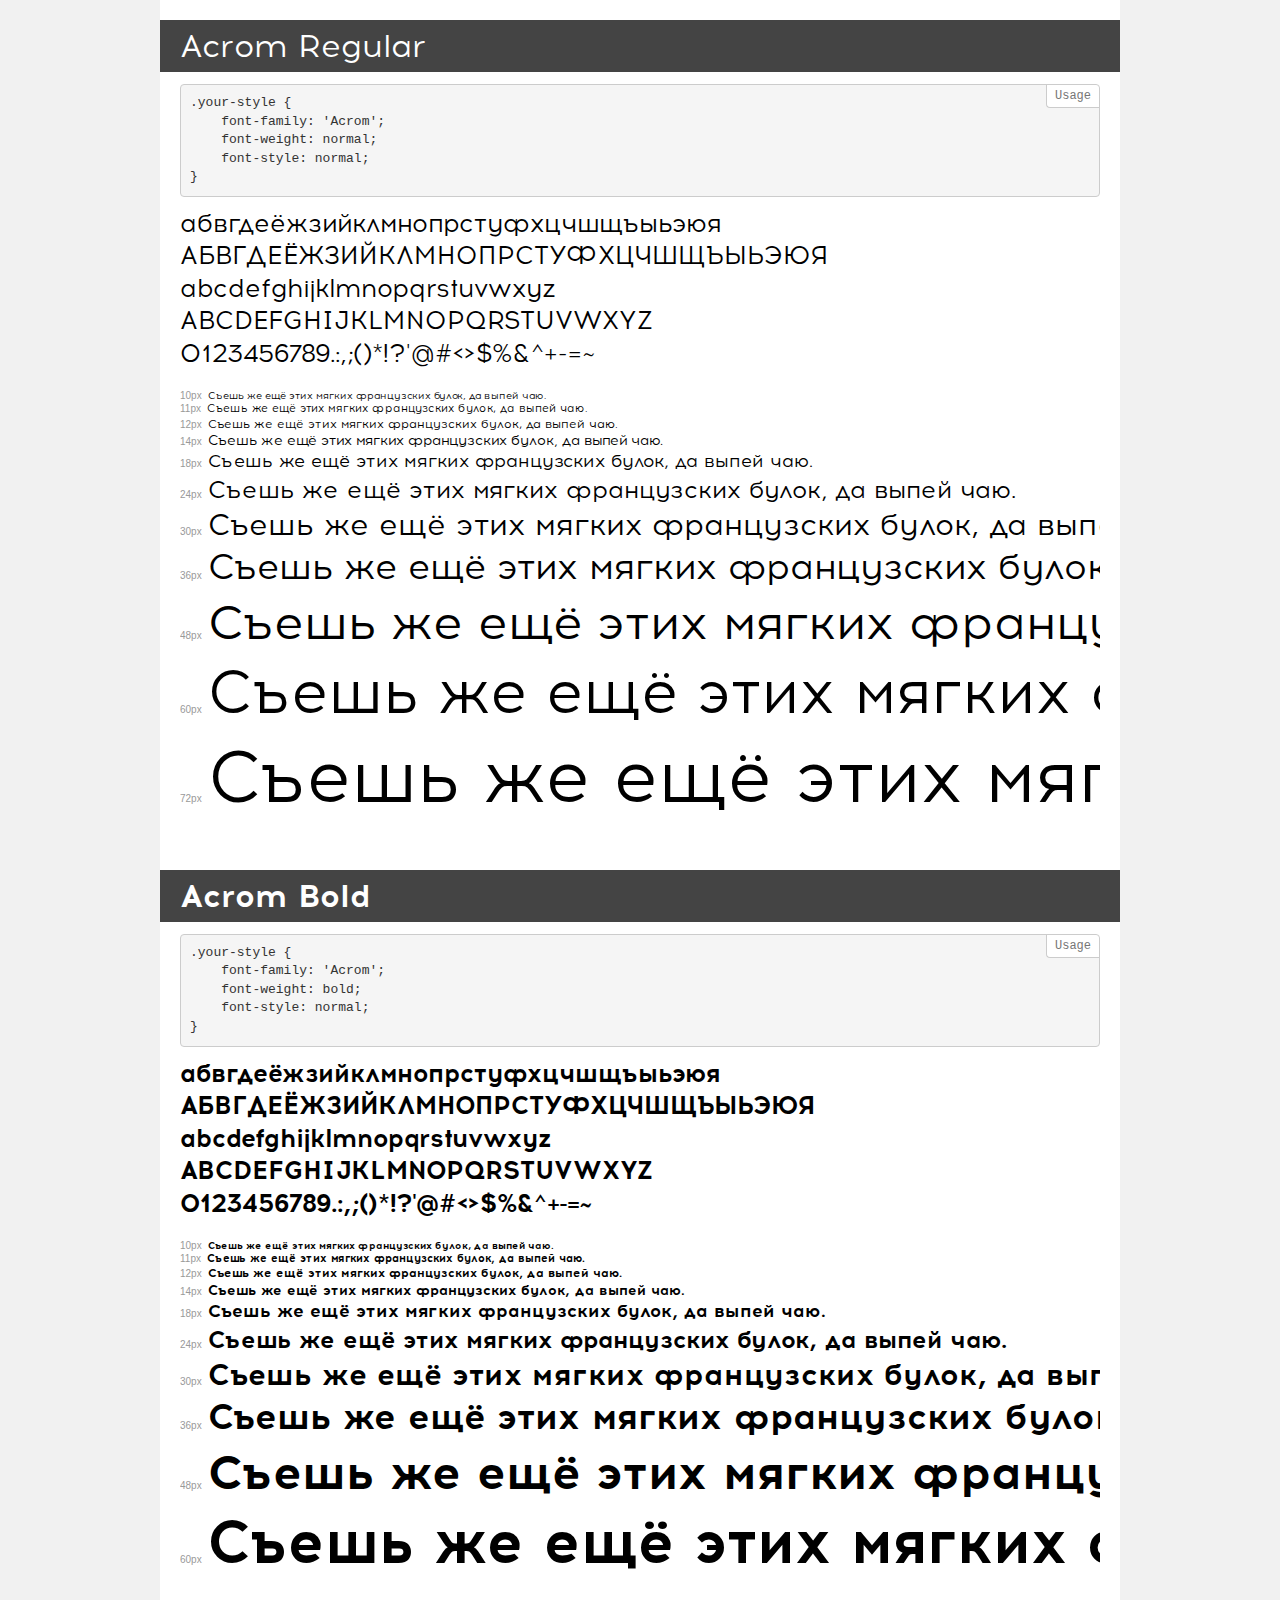
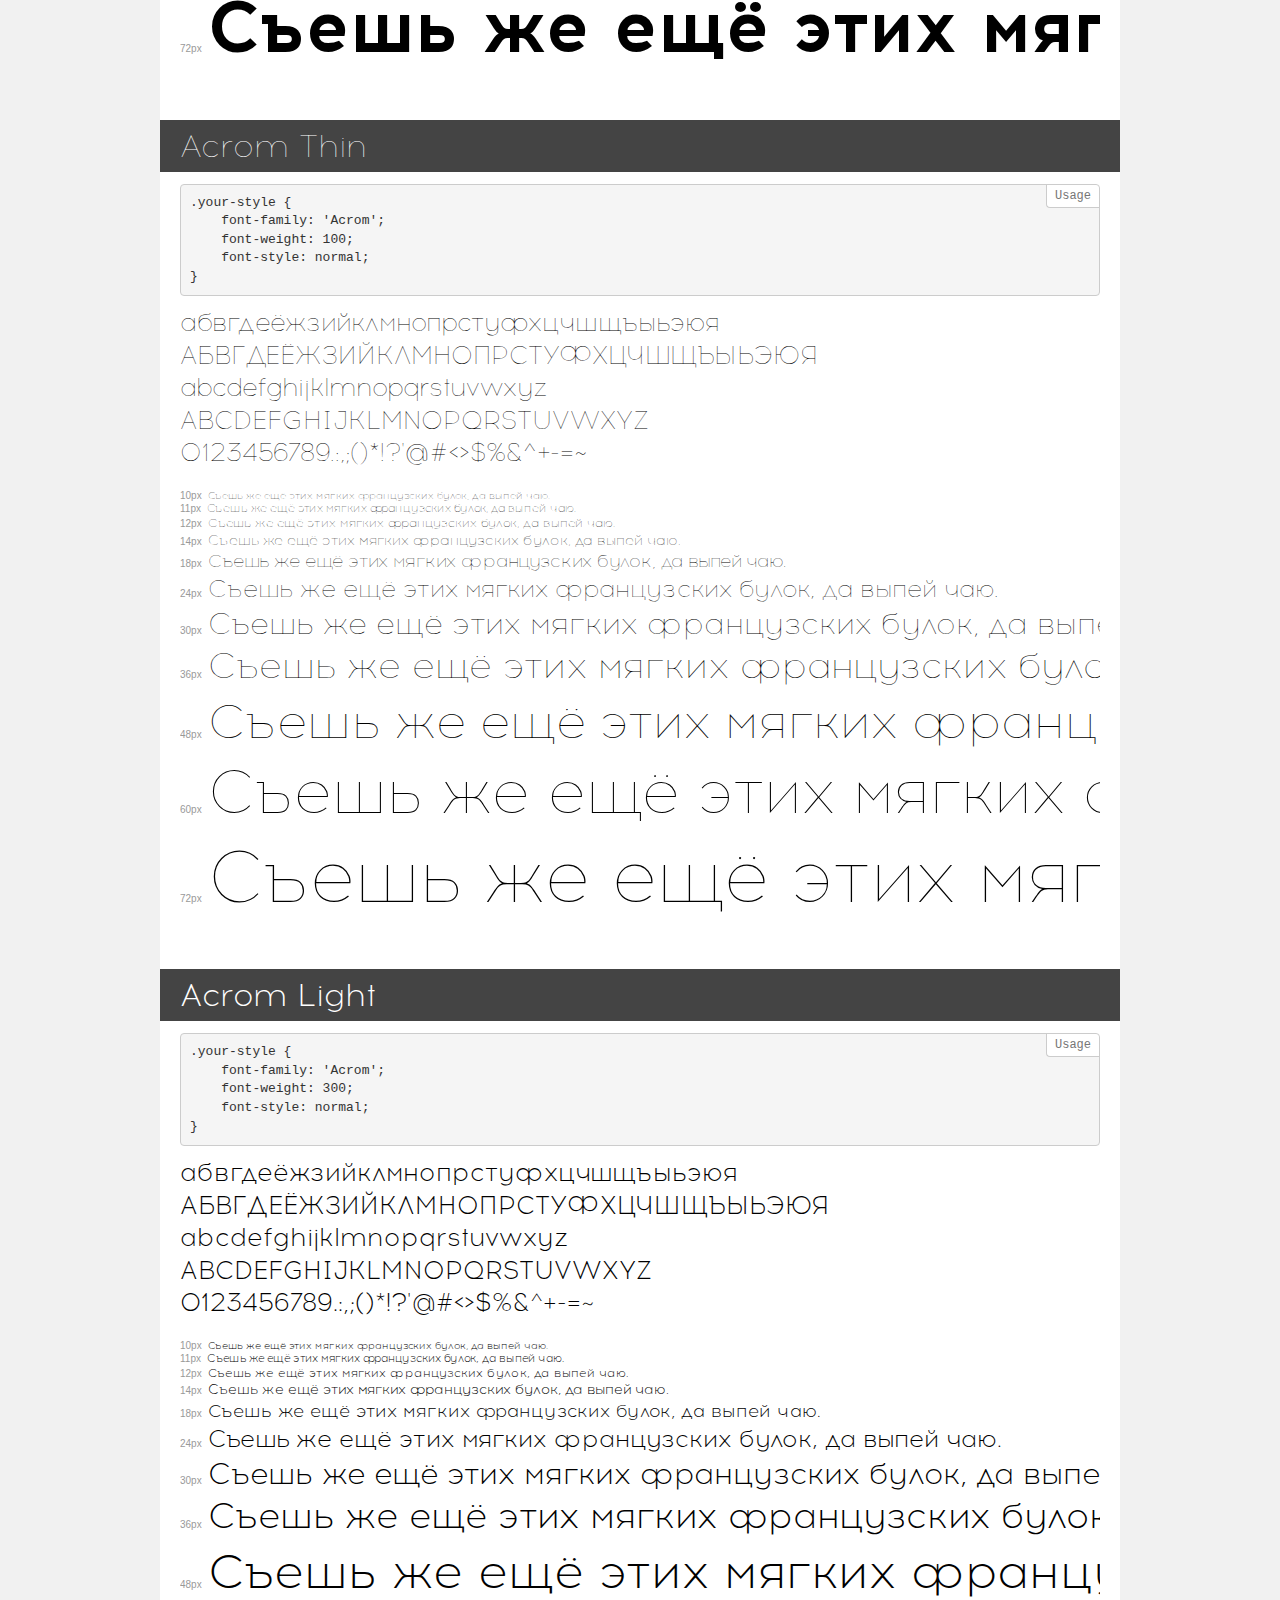
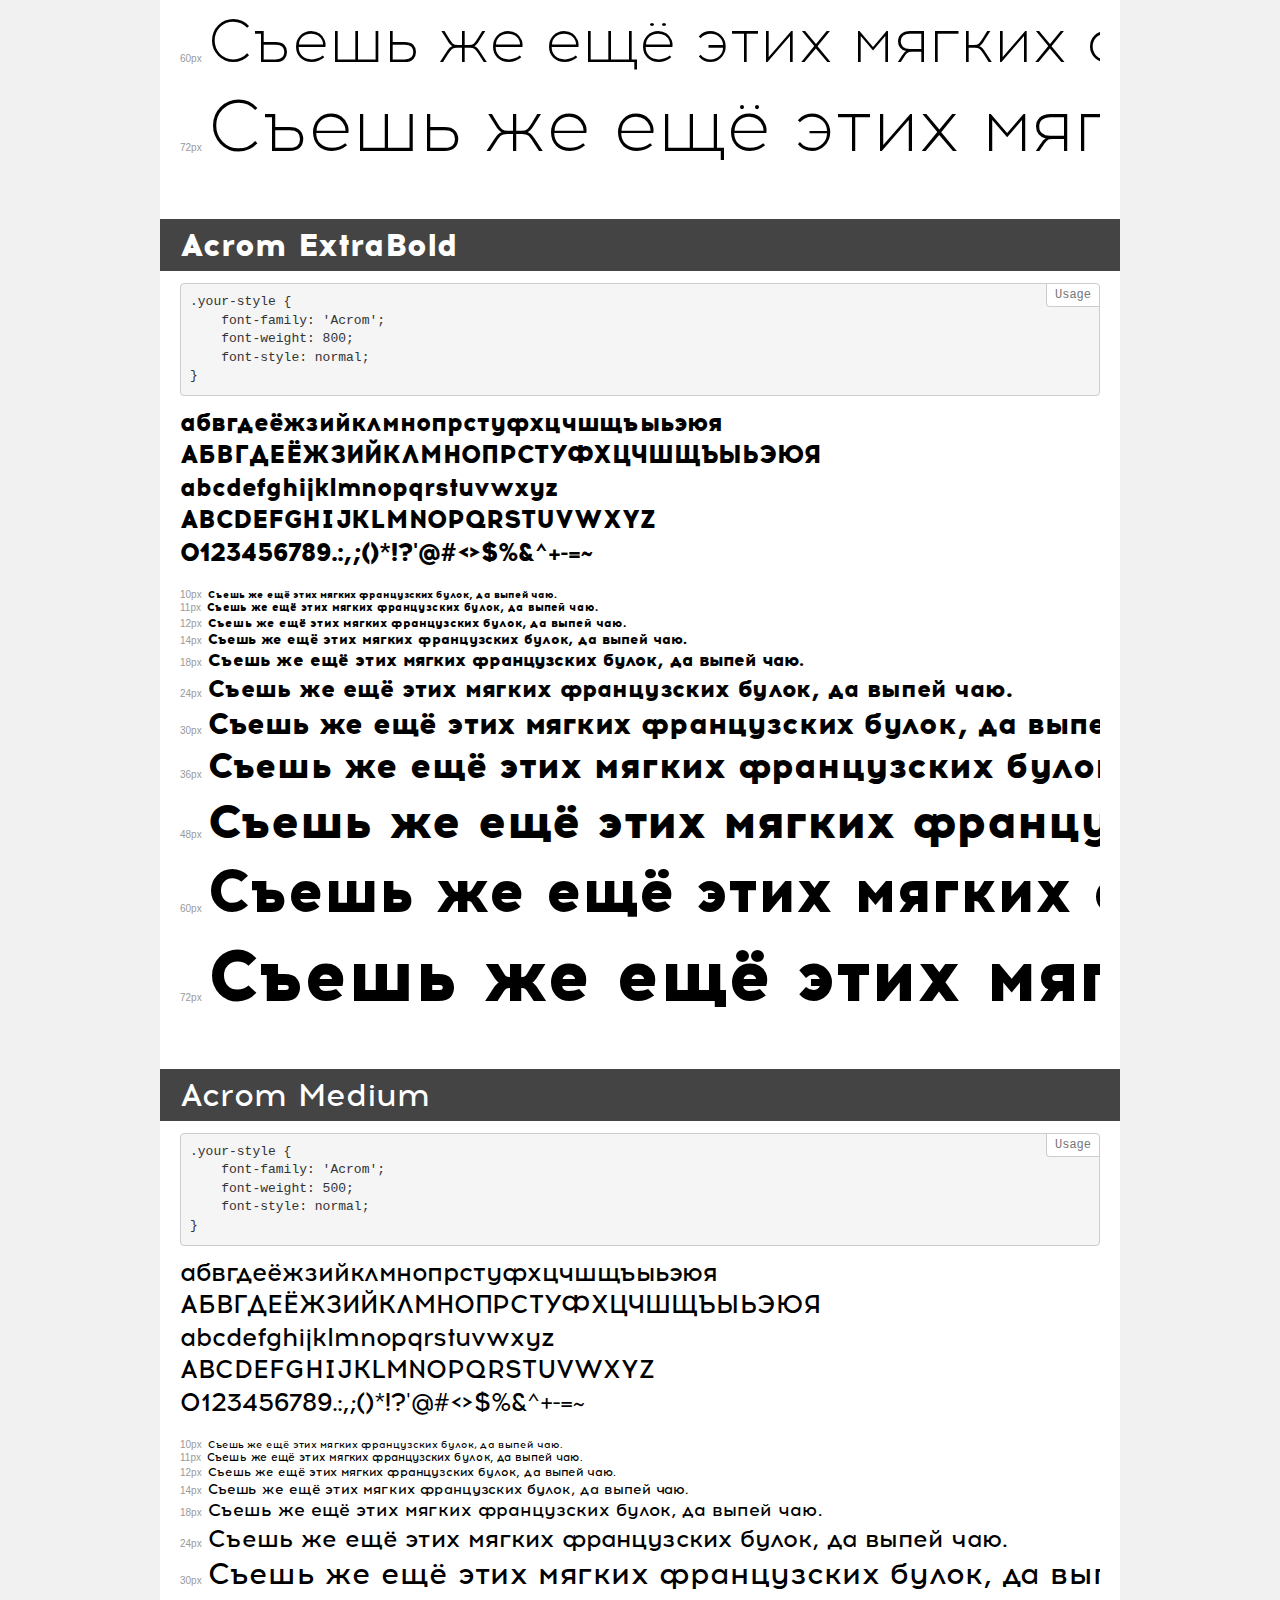
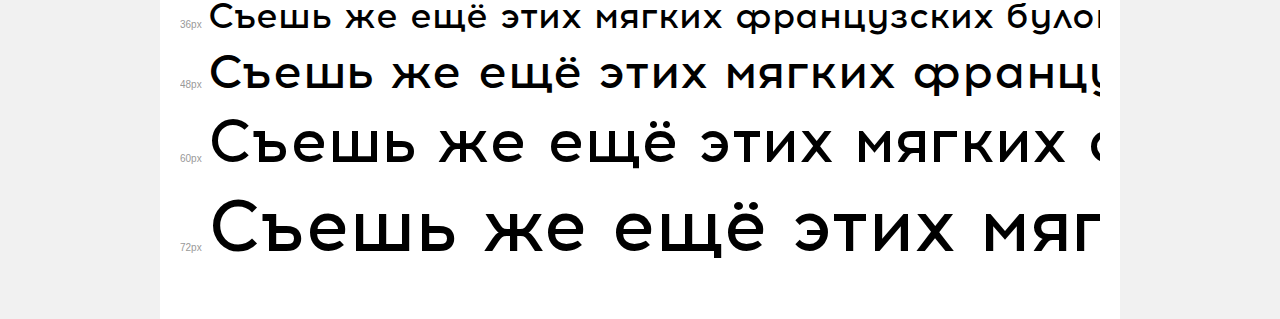
<file: styles/fonts/demo.html>
<!DOCTYPE html>
<html>
<head>
	<meta charset="utf-8">
	<meta http-equiv="X-UA-Compatible" content="IE=edge">
	<meta name="viewport" content="width=device-width, initial-scale=1">
	<meta name="robots" content="noindex, noarchive">
	<title>Transfonter demo</title>
	<link href="stylesheet.css" rel="stylesheet">
	<style>
		/*
		http://meyerweb.com/eric/tools/css/reset/
		v2.0 | 20110126
		License: none (public domain)
		*/
		html, body, div, span, applet, object, iframe,
		h1, h2, h3, h4, h5, h6, p, blockquote, pre,
		a, abbr, acronym, address, big, cite, code,
		del, dfn, em, img, ins, kbd, q, s, samp,
		small, strike, strong, sub, sup, tt, var,
		b, u, i, center,
		dl, dt, dd, ol, ul, li,
		fieldset, form, label, legend,
		table, caption, tbody, tfoot, thead, tr, th, td,
		article, aside, canvas, details, embed,
		figure, figcaption, footer, header, hgroup,
		menu, nav, output, ruby, section, summary,
		time, mark, audio, video {
			margin: 0;
			padding: 0;
			border: 0;
			font-size: 100%;
			font: inherit;
			vertical-align: baseline;
		}
		/* HTML5 display-role reset for older browsers */
		article, aside, details, figcaption, figure,
		footer, header, hgroup, menu, nav, section {
			display: block;
		}
		body {
			line-height: 1;
		}
		ol, ul {
			list-style: none;
		}
		blockquote, q {
			quotes: none;
		}
		blockquote:before, blockquote:after,
		q:before, q:after {
			content: '';
			content: none;
		}
		table {
			border-collapse: collapse;
			border-spacing: 0;
		}
		/* common styles */
		body {
			background: #f1f1f1;
			color: #000;
		}
		.page {
			background: #fff;
			width: 920px;
			margin: 0 auto;
			padding: 20px 20px 0 20px;
			overflow: hidden;
		}
		.font-container {
			overflow-x: auto;
			overflow-y: hidden;
			margin-bottom: 40px;
			line-height: 1.3;
			white-space: nowrap;
			padding-bottom: 5px;
		}
		h1 {
			position: relative;
			background: #444;
			font-size: 32px;
			color: #fff;
			padding: 10px 20px;
			margin: 0 -20px 12px -20px;
		}
		.letters {
			font-size: 25px;
			margin-bottom: 20px;
		}
		.s10:before {
			content: '10px';
		}
		.s11:before {
			content: '11px';
		}
		.s12:before {
			content: '12px';
		}
		.s14:before {
			content: '14px';
		}
		.s18:before {
			content: '18px';
		}
		.s24:before {
			content: '24px';
		}
		.s30:before {
			content: '30px';
		}
		.s36:before {
			content: '36px';
		}
		.s48:before {
			content: '48px';
		}
		.s60:before {
			content: '60px';
		}
		.s72:before {
			content: '72px';
		}
		.s10:before, .s11:before, .s12:before, .s14:before,
		.s18:before, .s24:before, .s30:before, .s36:before,
		.s48:before, .s60:before, .s72:before {
			font-family: Arial, sans-serif;
			font-size: 10px;
			font-weight: normal;
			font-style: normal;
			color: #999;
			padding-right: 6px;
		}
		pre {
			display: block;
			position: relative;
			padding: 9px;
			margin: 0 0 10px;
			font-family: Monaco, Menlo, Consolas, "Courier New", monospace !important;
			font-size: 13px;
			line-height: 1.428571429;
			color: #333;
			font-weight: normal !important;
			font-style: normal !important;
			background-color: #f5f5f5;
			border: 1px solid #ccc;
			overflow-x: auto;
			border-radius: 4px;
		}
		pre:after {
			display: block;
			position: absolute;
			right: 0;
			top: 0;
			content: 'Usage';
			line-height: 1;
			padding: 5px 8px;
			font-size: 12px;
			color: #767676;
			background-color: #fff;
			border: 1px solid #ccc;
			border-right: none;
			border-top: none;
			border-radius: 0 4px 0 4px;
			z-index: 10;
		}
		/* responsive */
		@media (max-width: 959px) {
			.page {
				width: auto;
				margin: 0;
			}
		}
	</style>
</head>
<body>
<div class="page">
	<div class="demo" style="font-family: 'Acrom'; font-weight: normal; font-style: normal;">
		<h1>Acrom Regular</h1>
		<pre>.your-style {
    font-family: 'Acrom';
    font-weight: normal;
    font-style: normal;
}</pre>
		<div class="font-container">
			<p class="letters">
				абвгдеёжзийклмнопрстуфхцчшщъыьэюя <br />
				АБВГДЕЁЖЗИЙКЛМНОПРСТУФХЦЧШЩЪЫЬЭЮЯ <br />
				abcdefghijklmnopqrstuvwxyz <br />
				ABCDEFGHIJKLMNOPQRSTUVWXYZ <br />				0123456789.:,;()*!?'@#<>$%&^+-=~
			</p>
			<p class="s10" style="font-size: 10px;">Съешь же ещё этих мягких французских булок, да выпей чаю.</p>
			<p class="s11" style="font-size: 11px;">Съешь же ещё этих мягких французских булок, да выпей чаю.</p>
			<p class="s12" style="font-size: 12px;">Съешь же ещё этих мягких французских булок, да выпей чаю.</p>
			<p class="s14" style="font-size: 14px;">Съешь же ещё этих мягких французских булок, да выпей чаю.</p>
			<p class="s18" style="font-size: 18px;">Съешь же ещё этих мягких французских булок, да выпей чаю.</p>
			<p class="s24" style="font-size: 24px;">Съешь же ещё этих мягких французских булок, да выпей чаю.</p>
			<p class="s30" style="font-size: 30px;">Съешь же ещё этих мягких французских булок, да выпей чаю.</p>
			<p class="s36" style="font-size: 36px;">Съешь же ещё этих мягких французских булок, да выпей чаю.</p>
			<p class="s48" style="font-size: 48px;">Съешь же ещё этих мягких французских булок, да выпей чаю.</p>
			<p class="s60" style="font-size: 60px;">Съешь же ещё этих мягких французских булок, да выпей чаю.</p>
			<p class="s72" style="font-size: 72px;">Съешь же ещё этих мягких французских булок, да выпей чаю.</p>
		</div>
	</div>
	<div class="demo" style="font-family: 'Acrom'; font-weight: bold; font-style: normal;">
		<h1>Acrom Bold</h1>
		<pre>.your-style {
    font-family: 'Acrom';
    font-weight: bold;
    font-style: normal;
}</pre>
		<div class="font-container">
			<p class="letters">
				абвгдеёжзийклмнопрстуфхцчшщъыьэюя <br />
				АБВГДЕЁЖЗИЙКЛМНОПРСТУФХЦЧШЩЪЫЬЭЮЯ <br />
				abcdefghijklmnopqrstuvwxyz <br />
				ABCDEFGHIJKLMNOPQRSTUVWXYZ <br />				0123456789.:,;()*!?'@#<>$%&^+-=~
			</p>
			<p class="s10" style="font-size: 10px;">Съешь же ещё этих мягких французских булок, да выпей чаю.</p>
			<p class="s11" style="font-size: 11px;">Съешь же ещё этих мягких французских булок, да выпей чаю.</p>
			<p class="s12" style="font-size: 12px;">Съешь же ещё этих мягких французских булок, да выпей чаю.</p>
			<p class="s14" style="font-size: 14px;">Съешь же ещё этих мягких французских булок, да выпей чаю.</p>
			<p class="s18" style="font-size: 18px;">Съешь же ещё этих мягких французских булок, да выпей чаю.</p>
			<p class="s24" style="font-size: 24px;">Съешь же ещё этих мягких французских булок, да выпей чаю.</p>
			<p class="s30" style="font-size: 30px;">Съешь же ещё этих мягких французских булок, да выпей чаю.</p>
			<p class="s36" style="font-size: 36px;">Съешь же ещё этих мягких французских булок, да выпей чаю.</p>
			<p class="s48" style="font-size: 48px;">Съешь же ещё этих мягких французских булок, да выпей чаю.</p>
			<p class="s60" style="font-size: 60px;">Съешь же ещё этих мягких французских булок, да выпей чаю.</p>
			<p class="s72" style="font-size: 72px;">Съешь же ещё этих мягких французских булок, да выпей чаю.</p>
		</div>
	</div>
	<div class="demo" style="font-family: 'Acrom'; font-weight: 100; font-style: normal;">
		<h1>Acrom Thin</h1>
		<pre>.your-style {
    font-family: 'Acrom';
    font-weight: 100;
    font-style: normal;
}</pre>
		<div class="font-container">
			<p class="letters">
				абвгдеёжзийклмнопрстуфхцчшщъыьэюя <br />
				АБВГДЕЁЖЗИЙКЛМНОПРСТУФХЦЧШЩЪЫЬЭЮЯ <br />
				abcdefghijklmnopqrstuvwxyz <br />
				ABCDEFGHIJKLMNOPQRSTUVWXYZ <br />				0123456789.:,;()*!?'@#<>$%&^+-=~
			</p>
			<p class="s10" style="font-size: 10px;">Съешь же ещё этих мягких французских булок, да выпей чаю.</p>
			<p class="s11" style="font-size: 11px;">Съешь же ещё этих мягких французских булок, да выпей чаю.</p>
			<p class="s12" style="font-size: 12px;">Съешь же ещё этих мягких французских булок, да выпей чаю.</p>
			<p class="s14" style="font-size: 14px;">Съешь же ещё этих мягких французских булок, да выпей чаю.</p>
			<p class="s18" style="font-size: 18px;">Съешь же ещё этих мягких французских булок, да выпей чаю.</p>
			<p class="s24" style="font-size: 24px;">Съешь же ещё этих мягких французских булок, да выпей чаю.</p>
			<p class="s30" style="font-size: 30px;">Съешь же ещё этих мягких французских булок, да выпей чаю.</p>
			<p class="s36" style="font-size: 36px;">Съешь же ещё этих мягких французских булок, да выпей чаю.</p>
			<p class="s48" style="font-size: 48px;">Съешь же ещё этих мягких французских булок, да выпей чаю.</p>
			<p class="s60" style="font-size: 60px;">Съешь же ещё этих мягких французских булок, да выпей чаю.</p>
			<p class="s72" style="font-size: 72px;">Съешь же ещё этих мягких французских булок, да выпей чаю.</p>
		</div>
	</div>
	<div class="demo" style="font-family: 'Acrom'; font-weight: 300; font-style: normal;">
		<h1>Acrom Light</h1>
		<pre>.your-style {
    font-family: 'Acrom';
    font-weight: 300;
    font-style: normal;
}</pre>
		<div class="font-container">
			<p class="letters">
				абвгдеёжзийклмнопрстуфхцчшщъыьэюя <br />
				АБВГДЕЁЖЗИЙКЛМНОПРСТУФХЦЧШЩЪЫЬЭЮЯ <br />
				abcdefghijklmnopqrstuvwxyz <br />
				ABCDEFGHIJKLMNOPQRSTUVWXYZ <br />				0123456789.:,;()*!?'@#<>$%&^+-=~
			</p>
			<p class="s10" style="font-size: 10px;">Съешь же ещё этих мягких французских булок, да выпей чаю.</p>
			<p class="s11" style="font-size: 11px;">Съешь же ещё этих мягких французских булок, да выпей чаю.</p>
			<p class="s12" style="font-size: 12px;">Съешь же ещё этих мягких французских булок, да выпей чаю.</p>
			<p class="s14" style="font-size: 14px;">Съешь же ещё этих мягких французских булок, да выпей чаю.</p>
			<p class="s18" style="font-size: 18px;">Съешь же ещё этих мягких французских булок, да выпей чаю.</p>
			<p class="s24" style="font-size: 24px;">Съешь же ещё этих мягких французских булок, да выпей чаю.</p>
			<p class="s30" style="font-size: 30px;">Съешь же ещё этих мягких французских булок, да выпей чаю.</p>
			<p class="s36" style="font-size: 36px;">Съешь же ещё этих мягких французских булок, да выпей чаю.</p>
			<p class="s48" style="font-size: 48px;">Съешь же ещё этих мягких французских булок, да выпей чаю.</p>
			<p class="s60" style="font-size: 60px;">Съешь же ещё этих мягких французских булок, да выпей чаю.</p>
			<p class="s72" style="font-size: 72px;">Съешь же ещё этих мягких французских булок, да выпей чаю.</p>
		</div>
	</div>
	<div class="demo" style="font-family: 'Acrom'; font-weight: 800; font-style: normal;">
		<h1>Acrom ExtraBold</h1>
		<pre>.your-style {
    font-family: 'Acrom';
    font-weight: 800;
    font-style: normal;
}</pre>
		<div class="font-container">
			<p class="letters">
				абвгдеёжзийклмнопрстуфхцчшщъыьэюя <br />
				АБВГДЕЁЖЗИЙКЛМНОПРСТУФХЦЧШЩЪЫЬЭЮЯ <br />
				abcdefghijklmnopqrstuvwxyz <br />
				ABCDEFGHIJKLMNOPQRSTUVWXYZ <br />				0123456789.:,;()*!?'@#<>$%&^+-=~
			</p>
			<p class="s10" style="font-size: 10px;">Съешь же ещё этих мягких французских булок, да выпей чаю.</p>
			<p class="s11" style="font-size: 11px;">Съешь же ещё этих мягких французских булок, да выпей чаю.</p>
			<p class="s12" style="font-size: 12px;">Съешь же ещё этих мягких французских булок, да выпей чаю.</p>
			<p class="s14" style="font-size: 14px;">Съешь же ещё этих мягких французских булок, да выпей чаю.</p>
			<p class="s18" style="font-size: 18px;">Съешь же ещё этих мягких французских булок, да выпей чаю.</p>
			<p class="s24" style="font-size: 24px;">Съешь же ещё этих мягких французских булок, да выпей чаю.</p>
			<p class="s30" style="font-size: 30px;">Съешь же ещё этих мягких французских булок, да выпей чаю.</p>
			<p class="s36" style="font-size: 36px;">Съешь же ещё этих мягких французских булок, да выпей чаю.</p>
			<p class="s48" style="font-size: 48px;">Съешь же ещё этих мягких французских булок, да выпей чаю.</p>
			<p class="s60" style="font-size: 60px;">Съешь же ещё этих мягких французских булок, да выпей чаю.</p>
			<p class="s72" style="font-size: 72px;">Съешь же ещё этих мягких французских булок, да выпей чаю.</p>
		</div>
	</div>
	<div class="demo" style="font-family: 'Acrom'; font-weight: 500; font-style: normal;">
		<h1>Acrom Medium</h1>
		<pre>.your-style {
    font-family: 'Acrom';
    font-weight: 500;
    font-style: normal;
}</pre>
		<div class="font-container">
			<p class="letters">
				абвгдеёжзийклмнопрстуфхцчшщъыьэюя <br />
				АБВГДЕЁЖЗИЙКЛМНОПРСТУФХЦЧШЩЪЫЬЭЮЯ <br />
				abcdefghijklmnopqrstuvwxyz <br />
				ABCDEFGHIJKLMNOPQRSTUVWXYZ <br />				0123456789.:,;()*!?'@#<>$%&^+-=~
			</p>
			<p class="s10" style="font-size: 10px;">Съешь же ещё этих мягких французских булок, да выпей чаю.</p>
			<p class="s11" style="font-size: 11px;">Съешь же ещё этих мягких французских булок, да выпей чаю.</p>
			<p class="s12" style="font-size: 12px;">Съешь же ещё этих мягких французских булок, да выпей чаю.</p>
			<p class="s14" style="font-size: 14px;">Съешь же ещё этих мягких французских булок, да выпей чаю.</p>
			<p class="s18" style="font-size: 18px;">Съешь же ещё этих мягких французских булок, да выпей чаю.</p>
			<p class="s24" style="font-size: 24px;">Съешь же ещё этих мягких французских булок, да выпей чаю.</p>
			<p class="s30" style="font-size: 30px;">Съешь же ещё этих мягких французских булок, да выпей чаю.</p>
			<p class="s36" style="font-size: 36px;">Съешь же ещё этих мягких французских булок, да выпей чаю.</p>
			<p class="s48" style="font-size: 48px;">Съешь же ещё этих мягких французских булок, да выпей чаю.</p>
			<p class="s60" style="font-size: 60px;">Съешь же ещё этих мягких французских булок, да выпей чаю.</p>
			<p class="s72" style="font-size: 72px;">Съешь же ещё этих мягких французских булок, да выпей чаю.</p>
		</div>
	</div>
</div>
</body>
</html>
</file>
<file: styles/fonts/stylesheet.css>
/* This stylesheet generated by Transfonter (https://transfonter.org) on June 25, 2017 3:51 PM */

@font-face {
	font-family: 'Acrom';
	src: url('Acrom-Regular.eot');
	src: local('Acrom Regular'), local('Acrom-Regular'),
		url('Acrom-Regular.eot?#iefix') format('embedded-opentype'),
		url('Acrom-Regular.woff') format('woff'),
		url('Acrom-Regular.ttf') format('truetype');
	font-weight: normal;
	font-style: normal;
}

@font-face {
	font-family: 'Acrom';
	src: url('Acrom-Bold.eot');
	src: local('Acrom Bold'), local('Acrom-Bold'),
		url('Acrom-Bold.eot?#iefix') format('embedded-opentype'),
		url('Acrom-Bold.woff') format('woff'),
		url('Acrom-Bold.ttf') format('truetype');
	font-weight: bold;
	font-style: normal;
}

@font-face {
	font-family: 'Acrom';
	src: url('Acrom-Thin.eot');
	src: local('Acrom Thin'), local('Acrom-Thin'),
		url('Acrom-Thin.eot?#iefix') format('embedded-opentype'),
		url('Acrom-Thin.woff') format('woff'),
		url('Acrom-Thin.ttf') format('truetype');
	font-weight: 100;
	font-style: normal;
}

@font-face {
	font-family: 'Acrom';
	src: url('Acrom-Light.eot');
	src: local('Acrom Light'), local('Acrom-Light'),
		url('Acrom-Light.eot?#iefix') format('embedded-opentype'),
		url('Acrom-Light.woff') format('woff'),
		url('Acrom-Light.ttf') format('truetype');
	font-weight: 300;
	font-style: normal;
}

@font-face {
	font-family: 'Acrom';
	src: url('Acrom-ExtraBold.eot');
	src: local('Acrom ExtraBold'), local('Acrom-ExtraBold'),
		url('Acrom-ExtraBold.eot?#iefix') format('embedded-opentype'),
		url('Acrom-ExtraBold.woff') format('woff'),
		url('Acrom-ExtraBold.ttf') format('truetype');
	font-weight: 800;
	font-style: normal;
}

@font-face {
	font-family: 'Acrom';
	src: url('Acrom-Medium.eot');
	src: local('Acrom Medium'), local('Acrom-Medium'),
		url('Acrom-Medium.eot?#iefix') format('embedded-opentype'),
		url('Acrom-Medium.woff') format('woff'),
		url('Acrom-Medium.ttf') format('truetype');
	font-weight: 500;
	font-style: normal;
}
</file>
